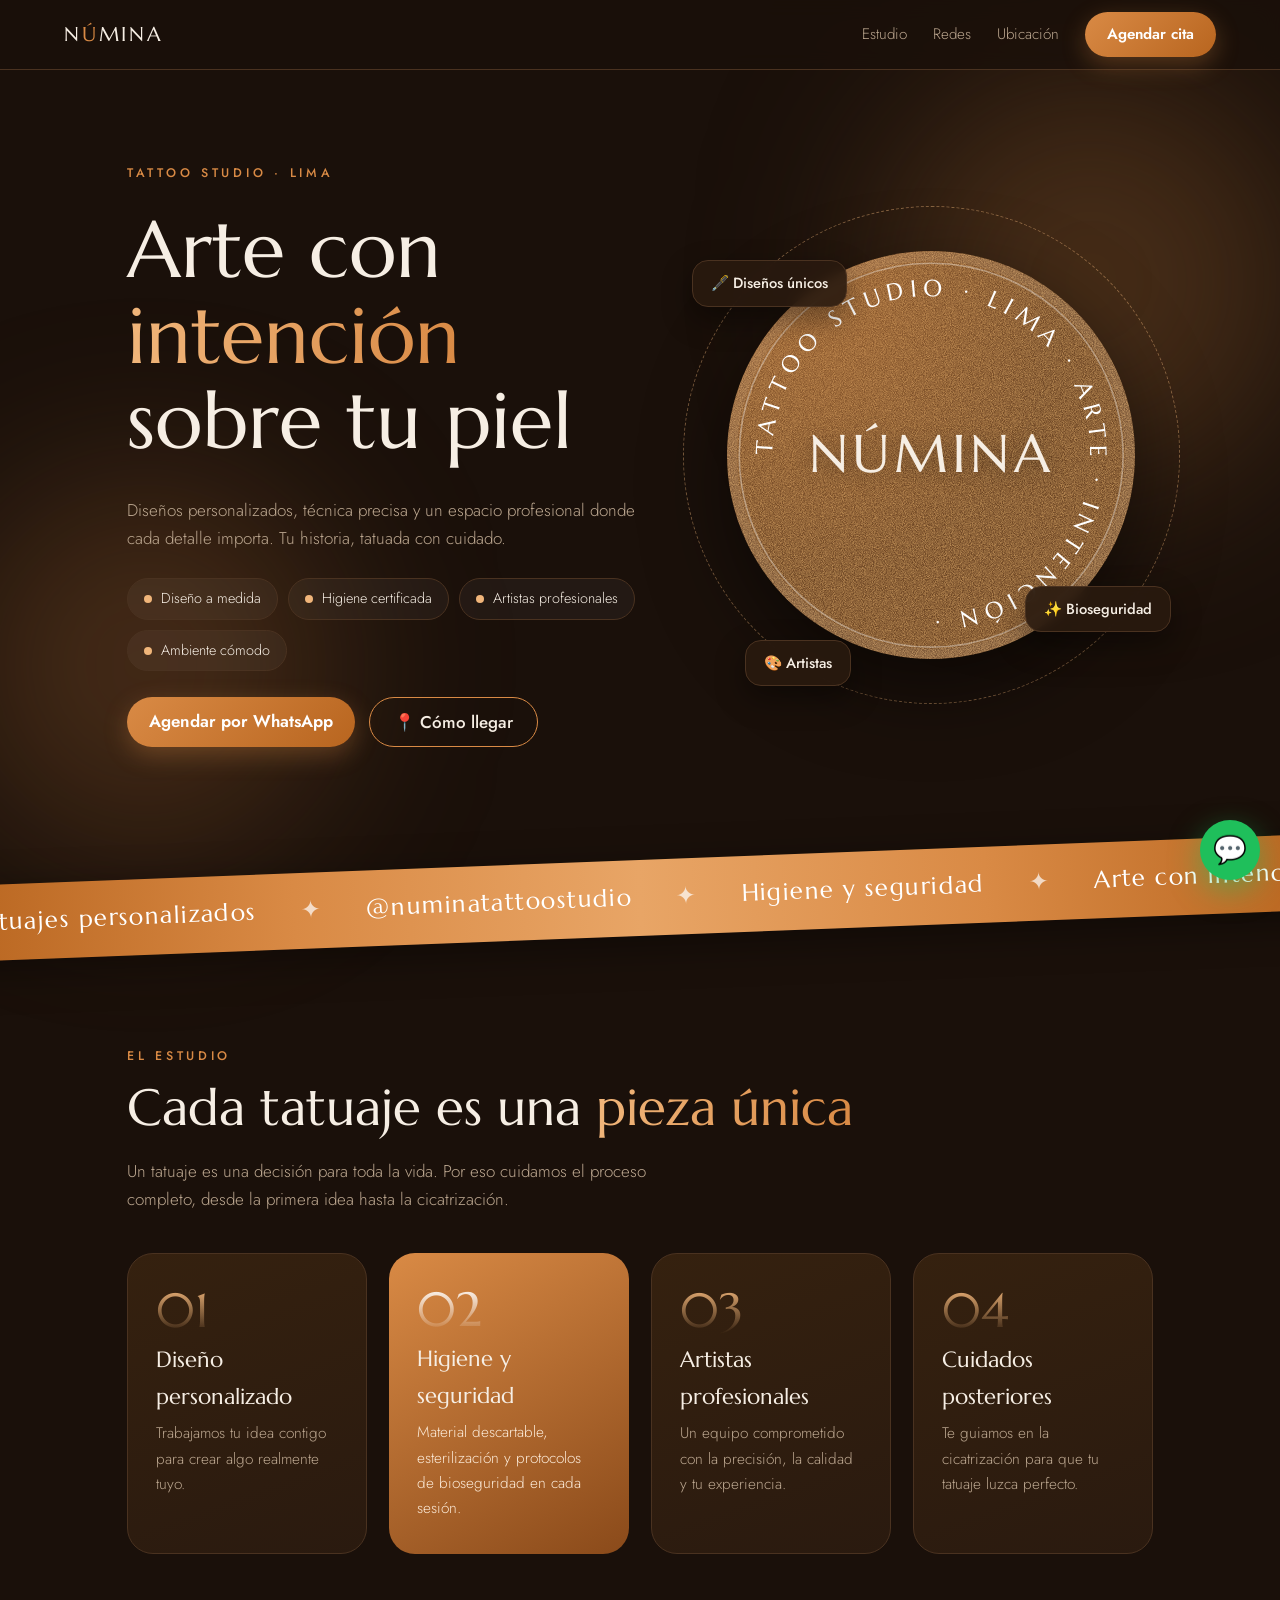
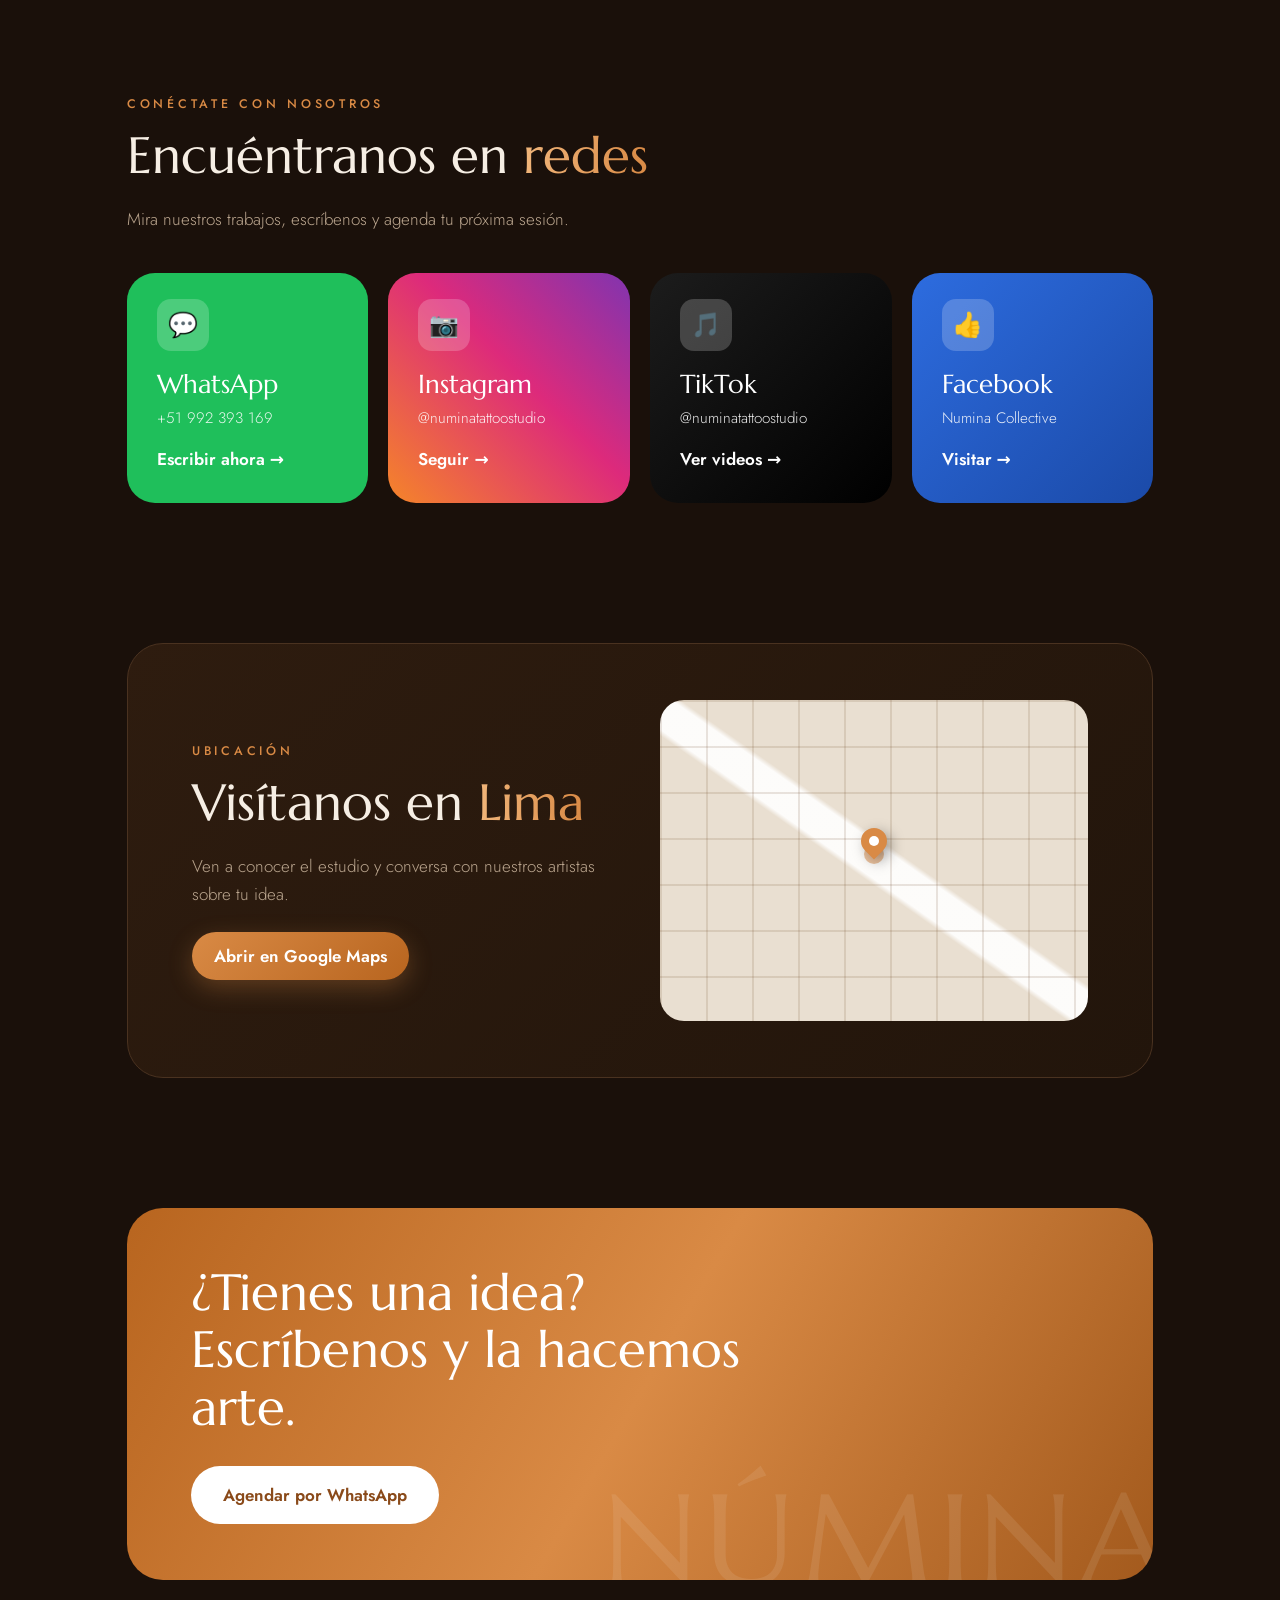
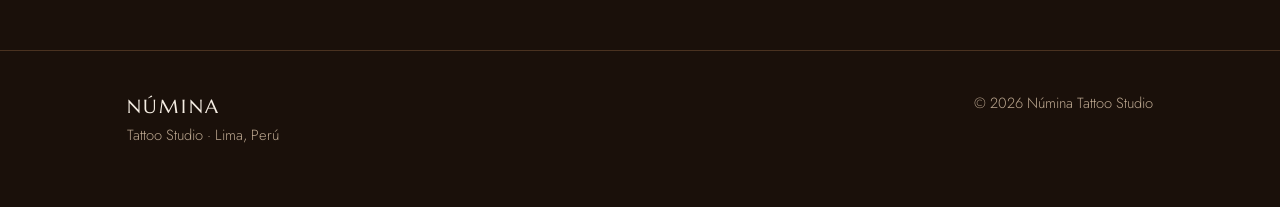
<file: NÚMINA Tattoo Studio.html>
<!DOCTYPE html>
<html lang="es">
<head>
<meta charset="utf-8">
<meta name="viewport" content="width=device-width, initial-scale=1, viewport-fit=cover">
<title>NÚMINA Tattoo Studio</title>
<meta name="description" content="Estudio de tatuajes profesional en Lima. Diseños personalizados, higiene y arte con intención. Agenda por WhatsApp.">
<link href="https://fonts.googleapis.com/css2?family=Marcellus&family=Jost:wght@300;400;500;600&display=swap" rel="stylesheet">
<style>
:root{--bg:#1a100a;--card:#2a1a0f;--fg:#f6eee4;--mut:#bba68f;--ac:#d98a45;--ac2:#f0b57a;--br:#6b4423;--line:#4a3220;color-scheme:dark;
box-sizing:border-box;padding-top:env(safe-area-inset-top,0px);padding-bottom:env(safe-area-inset-bottom,0px)}
*{box-sizing:border-box}html{scroll-behavior:smooth;scroll-padding-top:90px;height:auto}
body{margin:0;background:var(--bg);color:var(--fg);font:300 17px/1.65 Jost,system-ui,sans-serif;overflow-x:hidden}
h1,h2,h3,.serif{font-family:Marcellus,Optima,Georgia,serif;font-weight:400}
.grain{background-image:radial-gradient(ellipse at 20% 10%,rgba(217,138,69,.35),transparent 55%),url("data:image/svg+xml;utf8,<svg xmlns='http://www.w3.org/2000/svg' width='220' height='220'><filter id='n'><feTurbulence type='fractalNoise' baseFrequency='1.1' numOctaves='2' stitchTiles='stitch'/><feColorMatrix values='0 0 0 0 .75 0 0 0 0 .42 0 0 0 0 .15 0 0 0 1.1 -.25'/></filter><rect width='100%' height='100%' filter='url(%23n)'/></svg>");background-color:var(--br)}
nav{position:fixed;inset:0 0 auto 0;z-index:20;display:flex;justify-content:space-between;align-items:center;padding:calc(12px + env(safe-area-inset-top,0px)) 5vw 12px;background:rgba(26,16,10,.78);backdrop-filter:blur(10px);border-bottom:1px solid var(--line)}
.brand{font-size:1.25rem;letter-spacing:.14em}.brand i{color:var(--ac);font-style:normal}
nav div a{color:var(--mut);text-decoration:none;margin-left:26px;font-size:.95rem}nav div a:hover{color:var(--fg)}
.pill{display:inline-block;background:linear-gradient(135deg,var(--ac),#b8651f);color:#fff!important;padding:10px 22px;border-radius:99px;font-weight:600;text-decoration:none;box-shadow:0 8px 24px rgba(217,138,69,.3)}
@media(max-width:700px){nav div a:not(.pill){display:none}}
.wrap{max-width:1180px;margin:0 auto;padding:0 6vw}
.hero{min-height:100vh;display:grid;grid-template-columns:1.1fr .9fr;gap:40px;align-items:center;padding-top:120px;padding-bottom:110px;position:relative}
.hero:before,.hero:after{content:"";position:absolute;border-radius:50%;filter:blur(90px);z-index:-1;animation:drift 14s ease-in-out infinite alternate}
.hero:before{width:380px;height:380px;background:rgba(217,138,69,.22);left:-8%;bottom:5%}
.hero:after{width:420px;height:420px;background:rgba(107,68,35,.55);right:-6%;top:8%;animation-delay:-6s}
@keyframes drift{to{transform:translate(60px,-40px) scale(1.15)}}
.eyebrow{color:var(--ac);letter-spacing:.3em;text-transform:uppercase;font-size:.78rem;font-weight:500}
h1{font-size:clamp(2.6rem,6.2vw,5rem);line-height:1.08;margin:.3em 0 .4em}
h1 em,h2 em{font-style:normal;background:linear-gradient(90deg,var(--ac2),var(--ac));-webkit-background-clip:text;background-clip:text;color:transparent}
.sub{color:var(--mut);max-width:520px}
.chips{display:flex;flex-wrap:wrap;gap:10px;margin:26px 0}
.chips span{border:1px solid var(--line);background:rgba(255,255,255,.04);border-radius:99px;padding:8px 16px;font-size:.9rem}
.chips span:before{content:"";display:inline-block;width:8px;height:8px;border-radius:50%;background:var(--ac2);margin-right:9px}
.btns{display:flex;flex-wrap:wrap;gap:14px}
.ghost{border:1px solid var(--ac);color:var(--fg);padding:10px 24px;border-radius:99px;text-decoration:none;font-weight:500;transition:.25s}.ghost:hover{background:rgba(217,138,69,.15)}
.stage{position:relative;aspect-ratio:1;max-width:480px;width:100%;margin:0 auto}
.orbit{position:absolute;inset:-6%;border:1px dashed rgba(240,181,122,.45);border-radius:50%;animation:spin 40s linear infinite reverse}
.disc{position:absolute;inset:4%;border-radius:50%;box-shadow:0 30px 80px rgba(0,0,0,.5),inset 0 0 0 10px rgba(255,255,255,.08);display:grid;place-items:center;overflow:hidden;animation:float 6s ease-in-out infinite}
.disc svg.ring{position:absolute;inset:0;width:100%;height:100%;animation:spin 28s linear infinite}
.disc .name{position:relative;font-size:clamp(1.9rem,5.4vw,3.3rem);letter-spacing:.08em;text-shadow:0 4px 20px rgba(0,0,0,.4)}
@keyframes spin{to{transform:rotate(360deg)}}@keyframes float{50%{transform:translateY(-14px)}}
.tag{position:absolute;background:rgba(42,26,15,.9);border:1px solid var(--line);backdrop-filter:blur(6px);padding:10px 18px;border-radius:16px;font-weight:500;font-size:.92rem;box-shadow:0 12px 30px rgba(0,0,0,.4);animation:float 5s ease-in-out infinite}
.tag.a{top:6%;left:-4%}.tag.b{bottom:10%;right:-4%;animation-delay:-2.5s}.tag.c{bottom:-2%;left:8%;animation-delay:-1s}
.ribbon{margin:-40px -4vw 0;transform:rotate(-2.2deg);background:linear-gradient(90deg,#b8651f,var(--ac),#e8a566,var(--ac),#b8651f);overflow:hidden;padding:18px 0;box-shadow:0 10px 40px rgba(0,0,0,.4);position:relative;z-index:2}
.track{display:flex;width:max-content;animation:marq 28s linear infinite}
.track span{font-family:Marcellus,serif;font-size:1.5rem;color:#fff;white-space:nowrap;padding:0 22px;letter-spacing:.06em}
.track span:nth-child(even){opacity:.7}
@keyframes marq{to{transform:translateX(-50%)}}
section{padding:110px 0 30px}
h2{font-size:clamp(1.9rem,4.6vw,3.2rem);margin:.25em 0 .4em;line-height:1.12}
.cards{display:grid;grid-template-columns:repeat(auto-fit,minmax(240px,1fr));gap:22px;margin-top:40px}
.card{border-radius:26px;padding:32px 28px;position:relative;overflow:hidden;transition:transform .35s,box-shadow .35s;border:1px solid var(--line);background:linear-gradient(160deg,#35210f,var(--card))}
.card:hover{transform:translateY(-8px) rotate(-.4deg);box-shadow:0 24px 50px rgba(0,0,0,.45)}
.card .n{font-family:Marcellus,serif;font-size:3rem;line-height:1;background:linear-gradient(var(--ac2),transparent);-webkit-background-clip:text;background-clip:text;color:transparent}
.card h3{font-size:1.4rem;margin:.3em 0 .3em}.card p{margin:0;color:var(--mut);font-size:.96rem}
.card.hl{background:linear-gradient(150deg,var(--ac),#8a4a1a);border:0}.card.hl p{color:#fbe9d6}.card.hl .n{background:linear-gradient(#fff,transparent);-webkit-background-clip:text;background-clip:text}
.soc{display:grid;grid-template-columns:repeat(auto-fit,minmax(230px,1fr));gap:20px;margin-top:40px}
.soc a{border-radius:28px;padding:30px;color:#fff;text-decoration:none;min-height:230px;display:flex;flex-direction:column;justify-content:flex-end;transition:transform .35s;position:relative;overflow:hidden}
.soc a:hover{transform:translateY(-8px) scale(1.02)}
.soc .ic{position:absolute;top:26px;left:30px;width:52px;height:52px;border-radius:14px;background:rgba(255,255,255,.2);display:grid;place-items:center;font-size:1.5rem}
.soc b{font-family:Marcellus,serif;font-weight:400;font-size:1.6rem}.soc small{opacity:.9;font-size:.95rem}.soc u{text-decoration:none;font-weight:600;margin-top:14px}
.wa{background:#1fbf5b}.ig{background:linear-gradient(45deg,#f58529,#dd2a7b 55%,#8134af)}.tt{background:linear-gradient(135deg,#1c1c1c,#000)}.fb{background:linear-gradient(135deg,#2d6cdf,#1b4aa8)}
.loc{display:grid;grid-template-columns:1fr 1fr;gap:40px;align-items:center;background:linear-gradient(135deg,#2e1c0f,#22150b);border:1px solid var(--line);border-radius:36px;padding:56px 5vw}
.map{aspect-ratio:4/3;border-radius:24px;position:relative;overflow:hidden;background:#e9dfd1;background-image:linear-gradient(rgba(107,68,35,.14) 2px,transparent 2px),linear-gradient(90deg,rgba(107,68,35,.14) 2px,transparent 2px),linear-gradient(35deg,transparent 46%,rgba(255,255,255,.9) 47%,rgba(255,255,255,.9) 53%,transparent 54%);background-size:46px 46px,46px 46px,100% 100%}
.pin{position:absolute;left:50%;top:48%;width:26px;height:26px;margin:-26px 0 0 -13px;background:var(--ac);border-radius:50% 50% 50% 0;transform:rotate(-45deg);box-shadow:0 6px 14px rgba(0,0,0,.35)}
.pin:after{content:"";position:absolute;inset:8px;background:#fff;border-radius:50%}
.pulse{position:absolute;left:50%;top:48%;width:20px;height:20px;margin:-10px;border-radius:50%;background:rgba(217,138,69,.5);animation:pulse 2s ease-out infinite}
@keyframes pulse{to{transform:scale(6);opacity:0}}
.cta{margin:100px 0 70px;border-radius:36px;padding:56px 5vw;display:flex;justify-content:space-between;align-items:center;gap:30px;flex-wrap:wrap;position:relative;overflow:hidden;background:linear-gradient(120deg,#b8651f,var(--ac) 50%,#a35a1d)}
.cta:after{content:"NÚMINA";position:absolute;right:-20px;bottom:-40px;font:8rem Marcellus,serif;opacity:.1;letter-spacing:.05em}
.cta h2{margin:0;max-width:640px;color:#fff}.cta .white{background:#fff;color:#8a4a1a!important;padding:15px 32px;border-radius:99px;font-weight:600;text-decoration:none;position:relative;z-index:1}
footer{border-top:1px solid var(--line);padding:40px 0 calc(60px + env(safe-area-inset-bottom,0px));color:var(--mut);font-size:.92rem}
footer .wrap{display:flex;justify-content:space-between;flex-wrap:wrap;gap:12px}footer b{color:var(--fg);letter-spacing:.14em;font-family:Marcellus,serif;font-weight:400;font-size:1.2rem}
.fab{position:fixed;right:max(20px,env(safe-area-inset-right,0px));bottom:calc(20px + env(safe-area-inset-bottom,0px));z-index:30;width:60px;height:60px;border-radius:50%;background:#1fbf5b;display:grid;place-items:center;color:#fff;text-decoration:none;font-size:1.7rem;box-shadow:0 10px 30px rgba(31,191,91,.5);animation:ring 2.4s infinite}
@keyframes ring{0%{box-shadow:0 0 0 0 rgba(31,191,91,.6)}100%{box-shadow:0 0 0 22px rgba(31,191,91,0)}}
.rv{opacity:0;transform:translateY(34px);transition:opacity .8s,transform .8s}.rv.in{opacity:1;transform:none}
@media(max-width:860px){.hero,.loc{grid-template-columns:1fr}.hero{padding-top:110px}.tag.a{left:0}.tag.b{right:0}}
@media(prefers-reduced-motion:reduce){*{animation:none!important;transition:none!important}.rv{opacity:1;transform:none}}
</style>
</head>
<body>
<nav><span class="brand serif">N<i>Ú</i>MINA</span><div><a href="#estudio">Estudio</a><a href="#redes">Redes</a><a href="#visitanos">Ubicación</a><a class="pill" href="https://wa.me/51992393169?text=Hola%20N%C3%BAmina%2C%20quiero%20agendar%20una%20cita" target="_blank" rel="noopener">Agendar cita</a></div></nav>

<div class="wrap hero">
<div>
<div class="eyebrow">Tattoo Studio · Lima</div>
<h1>Arte con <em>intención</em> sobre tu piel</h1>
<p class="sub">Diseños personalizados, técnica precisa y un espacio profesional donde cada detalle importa. Tu historia, tatuada con cuidado.</p>
<div class="chips"><span>Diseño a medida</span><span>Higiene certificada</span><span>Artistas profesionales</span><span>Ambiente cómodo</span></div>
<div class="btns"><a class="pill" href="https://wa.me/51992393169?text=Hola%20N%C3%BAmina%2C%20quiero%20agendar%20una%20cita" target="_blank" rel="noopener">Agendar por WhatsApp</a><a class="ghost" href="https://maps.app.goo.gl/grkZxQKwsGvyKYrw5" target="_blank" rel="noopener">📍 Cómo llegar</a></div>
</div>
<div class="stage">
<div class="orbit"></div>
<div class="disc grain">
<svg class="ring" viewBox="0 0 200 200"><defs><path id="c" d="M100,100 m-78,0 a78,78 0 1,1 156,0 a78,78 0 1,1 -156,0"/></defs><circle cx="100" cy="100" r="94" fill="none" stroke="rgba(255,255,255,.35)" stroke-width=".8"/><text font-family="Marcellus,serif" font-size="11.5" letter-spacing="3.2" fill="#fff"><textPath href="#c">TATTOO STUDIO · LIMA · ARTE · INTENCIÓN · </textPath></text></svg>
<div class="name serif">NÚMINA</div>
</div>
<div class="tag a">🖋️ Diseños únicos</div><div class="tag b">✨ Bioseguridad</div><div class="tag c">🎨 Artistas</div>
</div>
</div>

<div class="ribbon"><div class="track">
<span>Tatuajes personalizados</span><span>✦</span><span>@numinatattoostudio</span><span>✦</span><span>Higiene y seguridad</span><span>✦</span><span>Arte con intención</span><span>✦</span><span>Agenda tu cita</span><span>✦</span>
<span>Tatuajes personalizados</span><span>✦</span><span>@numinatattoostudio</span><span>✦</span><span>Higiene y seguridad</span><span>✦</span><span>Arte con intención</span><span>✦</span><span>Agenda tu cita</span><span>✦</span>
</div></div>

<section id="estudio"><div class="wrap">
<div class="eyebrow rv">El estudio</div><h2 class="rv">Cada tatuaje es una <em>pieza única</em></h2>
<p class="sub rv">Un tatuaje es una decisión para toda la vida. Por eso cuidamos el proceso completo, desde la primera idea hasta la cicatrización.</p>
<div class="cards">
<div class="card rv"><div class="n">01</div><h3>Diseño personalizado</h3><p>Trabajamos tu idea contigo para crear algo realmente tuyo.</p></div>
<div class="card hl rv"><div class="n">02</div><h3>Higiene y seguridad</h3><p>Material descartable, esterilización y protocolos de bioseguridad en cada sesión.</p></div>
<div class="card rv"><div class="n">03</div><h3>Artistas profesionales</h3><p>Un equipo comprometido con la precisión, la calidad y tu experiencia.</p></div>
<div class="card rv"><div class="n">04</div><h3>Cuidados posteriores</h3><p>Te guiamos en la cicatrización para que tu tatuaje luzca perfecto.</p></div>
</div></div></section>

<section id="redes"><div class="wrap">
<div class="eyebrow rv">Conéctate con nosotros</div><h2 class="rv">Encuéntranos en <em>redes</em></h2>
<p class="sub rv">Mira nuestros trabajos, escríbenos y agenda tu próxima sesión.</p>
<div class="soc">
<a class="wa rv" href="https://wa.me/51992393169?text=Hola%20N%C3%BAmina" target="_blank" rel="noopener"><span class="ic">💬</span><b>WhatsApp</b><small>+51 992 393 169</small><u>Escribir ahora →</u></a>
<a class="ig rv" href="https://www.instagram.com/numinatattoostudio/" target="_blank" rel="noopener"><span class="ic">📷</span><b>Instagram</b><small>@numinatattoostudio</small><u>Seguir →</u></a>
<a class="tt rv" href="https://www.tiktok.com/@numinatattoostudio" target="_blank" rel="noopener"><span class="ic">🎵</span><b>TikTok</b><small>@numinatattoostudio</small><u>Ver videos →</u></a>
<a class="fb rv" href="https://www.facebook.com/Numinacollective/" target="_blank" rel="noopener"><span class="ic">👍</span><b>Facebook</b><small>Numina Collective</small><u>Visitar →</u></a>
</div></div></section>

<section id="visitanos"><div class="wrap"><div class="loc rv">
<div><div class="eyebrow">Ubicación</div><h2>Visítanos en <em>Lima</em></h2><p class="sub">Ven a conocer el estudio y conversa con nuestros artistas sobre tu idea.</p><div class="btns" style="margin-top:24px"><a class="pill" href="https://maps.app.goo.gl/grkZxQKwsGvyKYrw5" target="_blank" rel="noopener">Abrir en Google Maps</a></div></div>
<div class="map"><span class="pulse"></span><span class="pin"></span></div>
</div></div></section>

<div class="wrap"><div class="cta grain rv"><h2>¿Tienes una idea? Escríbenos y la hacemos arte.</h2><a class="white" href="https://wa.me/51992393169?text=Hola%20N%C3%BAmina%2C%20quiero%20agendar%20una%20cita" target="_blank" rel="noopener">Agendar por WhatsApp</a></div></div>

<footer><div class="wrap"><div><b>NÚMINA</b><br>Tattoo Studio · Lima, Perú</div><div>© 2026 Númina Tattoo Studio</div></div></footer>
<a class="fab" href="https://wa.me/51992393169?text=Hola%20N%C3%BAmina" target="_blank" rel="noopener" aria-label="WhatsApp">💬</a>
<script>
var io=new IntersectionObserver(function(e){e.forEach(function(x){if(x.isIntersecting){x.target.classList.add('in');io.unobserve(x.target)}})},{threshold:.15});
document.querySelectorAll('.rv').forEach(function(el,i){el.style.transitionDelay=(i%4)*90+'ms';io.observe(el)});
</script>
</body>
</html>
</file>
